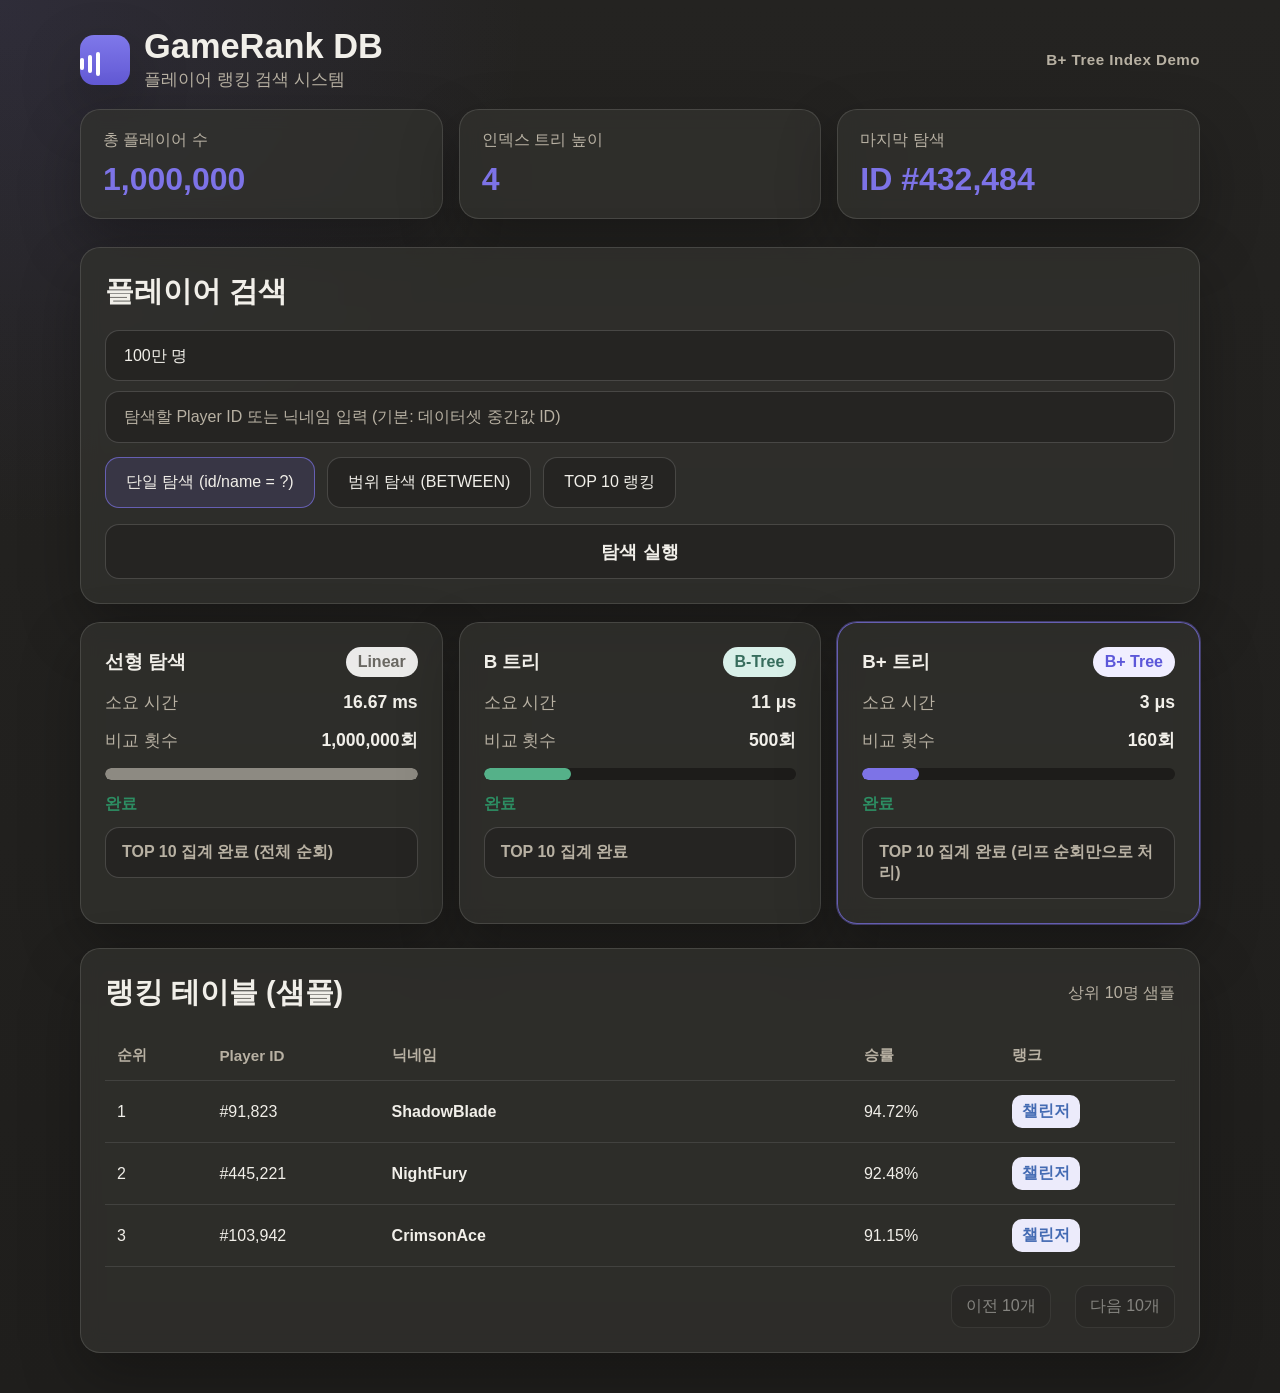
<file: web/index.html>
<!DOCTYPE html>
<html lang="ko">
  <head>
    <meta charset="UTF-8" />
    <meta name="viewport" content="width=device-width, initial-scale=1.0" />
    <title>GameRank DB Demo</title>
    <link rel="stylesheet" href="./css/styles.css?v=6" />
  </head>
  <body>
    <div class="page-shell">
      <header class="topbar">
        <div class="brand">
          <div class="brand-mark" aria-hidden="true">
            <span></span>
            <span></span>
            <span></span>
          </div>
          <div>
            <h1>GameRank DB</h1>
            <p>플레이어 랭킹 검색 시스템</p>
          </div>
        </div>
        <p class="eyebrow">B+ Tree Index Demo</p>
      </header>

      <section class="hero-grid">
        <article class="stat-card">
          <p>총 플레이어 수</p>
          <strong id="player-count">1,000,000</strong>
        </article>
        <article class="stat-card">
          <p>인덱스 트리 높이</p>
          <strong id="tree-height">4</strong>
        </article>
        <article class="stat-card">
          <p>마지막 탐색</p>
          <strong id="last-search">ID #432,484</strong>
        </article>
      </section>

      <section class="panel controls">
        <div class="section-head">
          <h2>플레이어 검색</h2>
        </div>

        <div class="control-row">
          <div class="control-right">
            <label class="select-wrap">
              <select id="dataset-size">
                <option value="100000">10만 명</option>
                <option value="500000">50만 명</option>
                <option value="1000000" selected>100만 명</option>
                <option value="5000000">500만 명</option>
              </select>
            </label>

            <div class="id-input-wrap" id="id-input-wrap">
              <input
                type="text"
                id="target-id"
                class="id-input"
                placeholder="탐색할 Player ID 또는 닉네임 입력 (기본: 데이터셋 중간값 ID)"
              />
            </div>

            <div class="range-input-wrap" id="range-input-wrap">
              <input
                type="number"
                id="range-lo"
                class="id-input"
                placeholder="시작 ID (기본: 1)"
                min="1"
              />
              <input
                type="number"
                id="range-hi"
                class="id-input"
                placeholder="끝 ID (기본: 데이터셋 1%)"
                min="1"
              />
            </div>
          </div>
        </div>

        <div class="mode-tabs" id="mode-tabs">
          <button class="mode-tab active" data-mode="single">단일 탐색 (id/name = ?)</button>
          <button class="mode-tab" data-mode="range">범위 탐색 (BETWEEN)</button>
          <button class="mode-tab" data-mode="top10">TOP 10 랭킹</button>
        </div>

        <button class="run-btn" id="run-search">탐색 실행</button>
      </section>

      <section class="results-grid">
        <article class="panel result-card linear">
          <div class="card-head">
            <h3>선형 탐색</h3>
            <span class="pill">Linear</span>
          </div>
          <div class="metric-row">
            <span>소요 시간</span>
            <strong id="linear-time">16.67 ms</strong>
          </div>
          <div class="metric-row">
            <span>비교 횟수</span>
            <strong id="linear-ops">1,000,000회</strong>
          </div>
          <div class="progress-track"><span id="linear-bar"></span></div>
          <p class="status done">완료</p>
          <p class="caption" id="linear-caption">TOP 10 집계 완료 (전체 순회)</p>
        </article>

        <article class="panel result-card btree">
          <div class="card-head">
            <h3>B 트리</h3>
            <span class="pill mint">B-Tree</span>
          </div>
          <div class="metric-row">
            <span>소요 시간</span>
            <strong id="btree-time">11 μs</strong>
          </div>
          <div class="metric-row">
            <span>비교 횟수</span>
            <strong id="btree-ops">500회</strong>
          </div>
          <div class="progress-track"><span id="btree-bar"></span></div>
          <p class="status done">완료</p>
          <p class="caption" id="btree-caption">TOP 10 집계 완료</p>
        </article>

        <article class="panel result-card bptree highlight">
          <div class="card-head">
            <h3>B+ 트리</h3>
            <span class="pill violet">B+ Tree</span>
          </div>
          <div class="metric-row">
            <span>소요 시간</span>
            <strong id="bptree-time">3 μs</strong>
          </div>
          <div class="metric-row">
            <span>비교 횟수</span>
            <strong id="bptree-ops">160회</strong>
          </div>
          <div class="progress-track"><span id="bptree-bar"></span></div>
          <p class="status done">완료</p>
          <p class="caption" id="bptree-caption">TOP 10 집계 완료 (리프 순회만으로 처리)</p>
        </article>
      </section>

      <section class="panel table-panel">
        <div class="section-head">
          <h2>랭킹 테이블 (샘플)</h2>
          <p id="table-subtitle">상위 10명 샘플</p>
        </div>
        <div class="table-wrap">
          <table>
            <thead>
              <tr>
                <th>순위</th>
                <th>Player ID</th>
                <th>닉네임</th>
                <th>승률</th>
                <th>랭크</th>
              </tr>
            </thead>
            <tbody id="ranking-body"></tbody>
          </table>
        </div>
        <div class="table-pagination" id="table-pagination" hidden>
          <button class="page-btn" id="page-prev" type="button">이전 10개</button>
          <p id="page-info">1 / 1 페이지</p>
          <button class="page-btn" id="page-next" type="button">다음 10개</button>
        </div>
      </section>
    </div>

    <script src="./js/app.js?v=7"></script>
  </body>
</html>
</file>
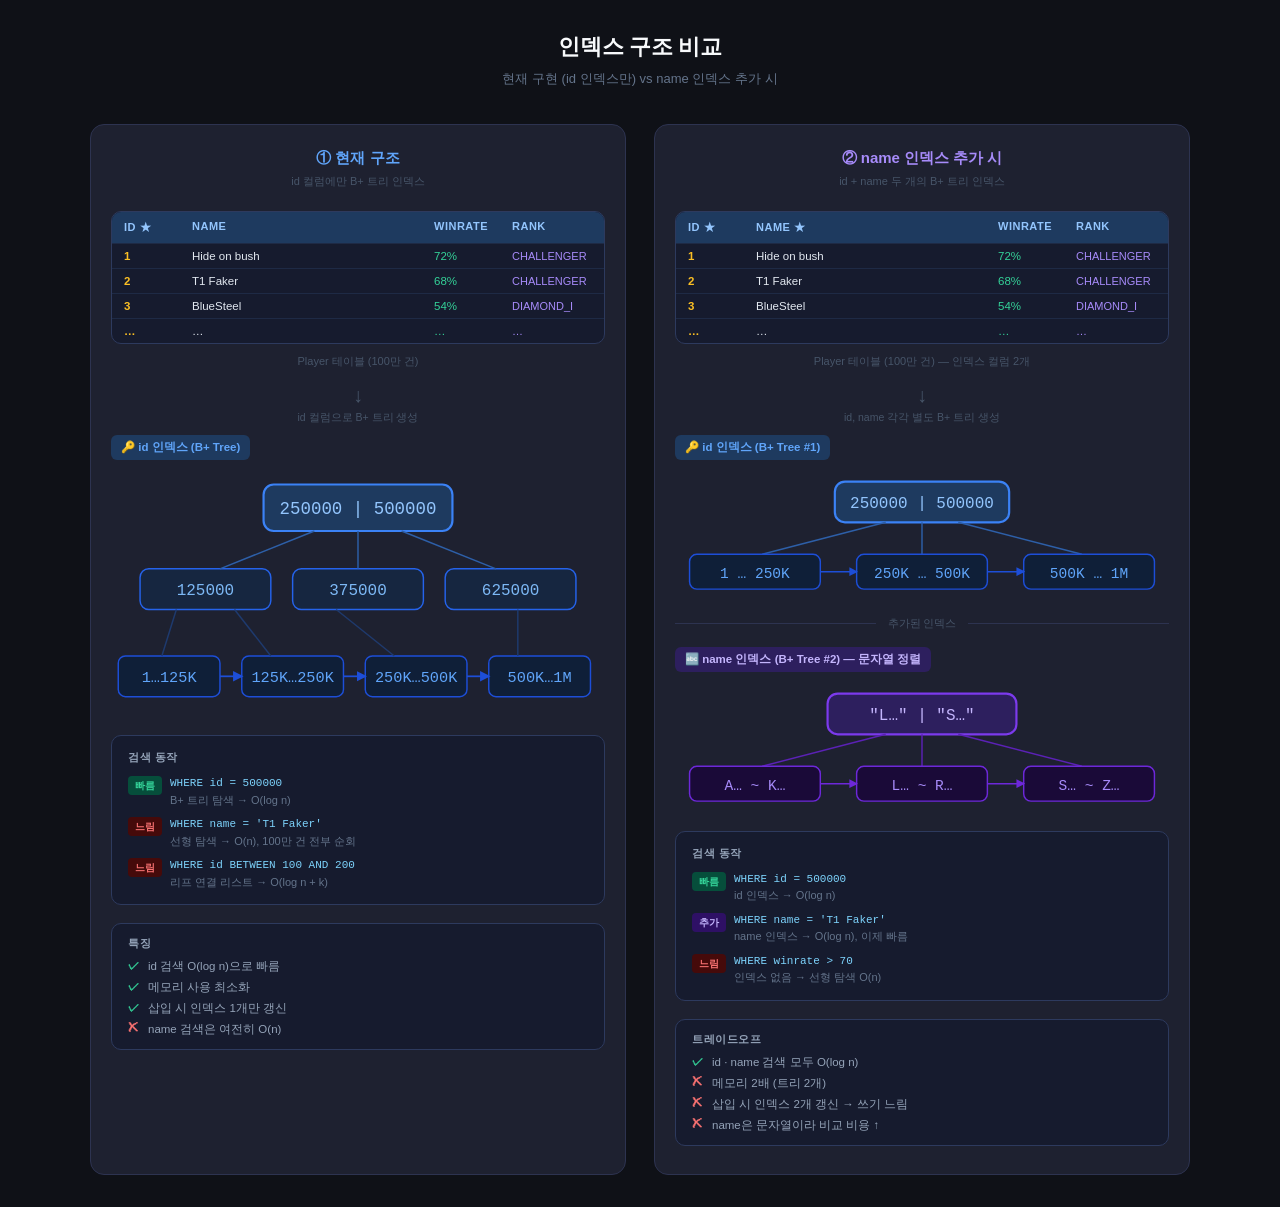
<file: index_compare.html>
<!DOCTYPE html>
<html lang="ko">
<head>
<meta charset="UTF-8">
<title>인덱스 구조 비교</title>
<style>
  * { box-sizing: border-box; margin: 0; padding: 0; }
  body {
    font-family: 'Segoe UI', 'Apple SD Gothic Neo', sans-serif;
    background: #0f1117;
    color: #e2e8f0;
    padding: 32px 24px;
    min-height: 100vh;
  }
  h1 {
    text-align: center;
    font-size: 22px;
    font-weight: 700;
    color: #f8fafc;
    margin-bottom: 8px;
    letter-spacing: -0.3px;
  }
  .subtitle {
    text-align: center;
    font-size: 13px;
    color: #64748b;
    margin-bottom: 36px;
  }

  .compare-wrap {
    display: flex;
    gap: 28px;
    max-width: 1100px;
    margin: 0 auto;
  }

  .panel {
    flex: 1;
    background: #1e2130;
    border-radius: 14px;
    padding: 24px 20px 28px;
    border: 1px solid #2d3350;
  }
  .panel-title {
    text-align: center;
    font-size: 15px;
    font-weight: 700;
    margin-bottom: 6px;
  }
  .panel-title.current { color: #60a5fa; }
  .panel-title.extended { color: #a78bfa; }
  .panel-sub {
    text-align: center;
    font-size: 11px;
    color: #475569;
    margin-bottom: 22px;
  }

  /* ── 테이블 ── */
  .table-box {
    background: #161b2e;
    border: 1px solid #2d3a5e;
    border-radius: 10px;
    overflow: hidden;
    margin-bottom: 10px;
  }
  .table-header {
    background: #1e3a5f;
    display: grid;
    font-size: 11px;
    font-weight: 700;
    color: #93c5fd;
    padding: 8px 12px;
    letter-spacing: 0.5px;
    text-transform: uppercase;
  }
  .cols-4 { grid-template-columns: 60px 1fr 70px 80px; gap: 8px; }
  .table-row {
    display: grid;
    font-size: 11.5px;
    padding: 6px 12px;
    border-top: 1px solid #1e2a45;
    transition: background .15s;
  }
  .table-row:hover { background: #1a2540; }
  .table-row .id-col { color: #fbbf24; font-weight: 700; }
  .table-row .name-col { color: #e2e8f0; }
  .table-row .wr-col { color: #34d399; }
  .table-row .rank-col { color: #a78bfa; font-size: 11px; }
  .table-label {
    font-size: 11px;
    color: #475569;
    text-align: center;
    margin-bottom: 16px;
    margin-top: 4px;
  }

  /* ── 화살표 ── */
  .arrow {
    text-align: center;
    font-size: 20px;
    color: #475569;
    margin: 4px 0 6px;
    line-height: 1;
  }
  .arrow-label {
    text-align: center;
    font-size: 10.5px;
    color: #475569;
    margin-bottom: 10px;
  }

  /* ── 인덱스 트리 ── */
  .tree-section {
    margin-bottom: 16px;
  }
  .tree-title {
    font-size: 11.5px;
    font-weight: 700;
    padding: 5px 10px;
    border-radius: 6px;
    margin-bottom: 10px;
    display: inline-block;
  }
  .tree-title.id-index { background: #1e3a5f; color: #60a5fa; }
  .tree-title.name-index { background: #2d1f5e; color: #c4b5fd; }

  .tree-wrap { width: 100%; }
  svg.tree-svg { width: 100%; display: block; }

  /* ── 검색 예시 ── */
  .search-box {
    background: #161b2e;
    border: 1px solid #2d3a5e;
    border-radius: 10px;
    padding: 14px 16px;
    margin-top: 18px;
  }
  .search-title {
    font-size: 11px;
    font-weight: 700;
    color: #94a3b8;
    text-transform: uppercase;
    letter-spacing: 0.5px;
    margin-bottom: 10px;
  }
  .search-item {
    display: flex;
    align-items: flex-start;
    gap: 8px;
    margin-bottom: 8px;
    font-size: 11.5px;
    line-height: 1.5;
  }
  .search-item:last-child { margin-bottom: 0; }
  .badge {
    font-size: 10px;
    font-weight: 700;
    padding: 2px 7px;
    border-radius: 4px;
    white-space: nowrap;
    margin-top: 1px;
    flex-shrink: 0;
  }
  .badge-fast { background: #064e3b; color: #34d399; }
  .badge-slow { background: #450a0a; color: #f87171; }
  .badge-new  { background: #2e1065; color: #c4b5fd; }
  .search-sql { font-family: monospace; font-size: 11px; color: #7dd3fc; }
  .search-desc { color: #64748b; font-size: 11px; }

  /* ── 트레이드오프 ── */
  .tradeoff {
    margin-top: 18px;
    background: #161b2e;
    border: 1px solid #2d3a5e;
    border-radius: 10px;
    padding: 12px 16px;
  }
  .tradeoff-title {
    font-size: 11px;
    font-weight: 700;
    color: #94a3b8;
    text-transform: uppercase;
    letter-spacing: 0.5px;
    margin-bottom: 8px;
  }
  .tradeoff-row {
    display: flex;
    gap: 8px;
    margin-bottom: 6px;
    font-size: 11.5px;
    align-items: flex-start;
  }
  .tradeoff-row:last-child { margin-bottom: 0; }
  .dot-green::before { content: '✓'; color: #34d399; font-weight: 700; }
  .dot-red::before   { content: '✗'; color: #f87171; font-weight: 700; }
  .tradeoff-row span { color: #94a3b8; }

  .divider {
    display: flex;
    align-items: center;
    gap: 12px;
    margin: 8px 0 16px;
  }
  .divider-line { flex: 1; height: 1px; background: #2d3350; }
  .divider-text { font-size: 10.5px; color: #475569; white-space: nowrap; }

  @media (max-width: 700px) {
    .compare-wrap { flex-direction: column; }
  }
</style>
</head>
<body>

<h1>인덱스 구조 비교</h1>
<p class="subtitle">현재 구현 (id 인덱스만) vs name 인덱스 추가 시</p>

<div class="compare-wrap">

  <!-- ────────────── 왼쪽: 현재 구조 ────────────── -->
  <div class="panel">
    <div class="panel-title current">① 현재 구조</div>
    <div class="panel-sub">id 컬럼에만 B+ 트리 인덱스</div>

    <!-- 테이블 -->
    <div class="table-box">
      <div class="table-header cols-4">
        <span>id ★</span><span>name</span><span>winrate</span><span>rank</span>
      </div>
      <div class="table-row cols-4">
        <span class="id-col">1</span><span class="name-col">Hide on bush</span><span class="wr-col">72%</span><span class="rank-col">CHALLENGER</span>
      </div>
      <div class="table-row cols-4">
        <span class="id-col">2</span><span class="name-col">T1 Faker</span><span class="wr-col">68%</span><span class="rank-col">CHALLENGER</span>
      </div>
      <div class="table-row cols-4">
        <span class="id-col">3</span><span class="name-col">BlueSteel</span><span class="wr-col">54%</span><span class="rank-col">DIAMOND_I</span>
      </div>
      <div class="table-row cols-4">
        <span class="id-col">…</span><span class="name-col">…</span><span class="wr-col">…</span><span class="rank-col">…</span>
      </div>
    </div>
    <div class="table-label">Player 테이블 (100만 건)</div>

    <div class="arrow">↓</div>
    <div class="arrow-label">id 컬럼으로 B+ 트리 생성</div>

    <!-- id 인덱스 트리 -->
    <div class="tree-section">
      <div class="tree-title id-index">🔑 id 인덱스 (B+ Tree)</div>
      <div class="tree-wrap">
        <svg class="tree-svg" viewBox="0 0 340 170" xmlns="http://www.w3.org/2000/svg">
          <!-- 루트 -->
          <rect x="105" y="10" width="130" height="32" rx="7" fill="#1e3a5f" stroke="#3b82f6" stroke-width="1.5"/>
          <text x="170" y="30" text-anchor="middle" fill="#93c5fd" font-size="12" font-family="monospace">250000 | 500000</text>

          <!-- 내부 노드 -->
          <rect x="20" y="68" width="90" height="28" rx="6" fill="#162640" stroke="#2563eb" stroke-width="1"/>
          <text x="65" y="86" text-anchor="middle" fill="#7db8f5" font-size="11" font-family="monospace">125000</text>

          <rect x="125" y="68" width="90" height="28" rx="6" fill="#162640" stroke="#2563eb" stroke-width="1"/>
          <text x="170" y="86" text-anchor="middle" fill="#7db8f5" font-size="11" font-family="monospace">375000</text>

          <rect x="230" y="68" width="90" height="28" rx="6" fill="#162640" stroke="#2563eb" stroke-width="1"/>
          <text x="275" y="86" text-anchor="middle" fill="#7db8f5" font-size="11" font-family="monospace">625000</text>

          <!-- 선 루트→내부 -->
          <line x1="140" y1="42" x2="75" y2="68" stroke="#2d5fa8" stroke-width="1"/>
          <line x1="170" y1="42" x2="170" y2="68" stroke="#2d5fa8" stroke-width="1"/>
          <line x1="200" y1="42" x2="265" y2="68" stroke="#2d5fa8" stroke-width="1"/>

          <!-- 리프 노드 (연결 리스트) -->
          <rect x="5"   y="128" width="70" height="28" rx="5" fill="#0f1f38" stroke="#1d4ed8" stroke-width="1"/>
          <text x="40"  y="146" text-anchor="middle" fill="#60a5fa" font-size="10.5" font-family="monospace">1…125K</text>

          <rect x="90"  y="128" width="70" height="28" rx="5" fill="#0f1f38" stroke="#1d4ed8" stroke-width="1"/>
          <text x="125" y="146" text-anchor="middle" fill="#60a5fa" font-size="10.5" font-family="monospace">125K…250K</text>

          <rect x="175" y="128" width="70" height="28" rx="5" fill="#0f1f38" stroke="#1d4ed8" stroke-width="1"/>
          <text x="210" y="146" text-anchor="middle" fill="#60a5fa" font-size="10.5" font-family="monospace">250K…500K</text>

          <rect x="260" y="128" width="70" height="28" rx="5" fill="#0f1f38" stroke="#1d4ed8" stroke-width="1"/>
          <text x="295" y="146" text-anchor="middle" fill="#60a5fa" font-size="10.5" font-family="monospace">500K…1M</text>

          <!-- 리프 연결 화살표 -->
          <line x1="75"  y1="142" x2="90"  y2="142" stroke="#1d4ed8" stroke-width="1.2" marker-end="url(#arr)"/>
          <line x1="160" y1="142" x2="175" y2="142" stroke="#1d4ed8" stroke-width="1.2" marker-end="url(#arr)"/>
          <line x1="245" y1="142" x2="260" y2="142" stroke="#1d4ed8" stroke-width="1.2" marker-end="url(#arr)"/>

          <!-- 내부→리프 선 -->
          <line x1="45"  y1="96" x2="35"  y2="128" stroke="#1e3a6e" stroke-width="1"/>
          <line x1="85"  y1="96" x2="110" y2="128" stroke="#1e3a6e" stroke-width="1"/>
          <line x1="155" y1="96" x2="195" y2="128" stroke="#1e3a6e" stroke-width="1"/>
          <line x1="280" y1="96" x2="280" y2="128" stroke="#1e3a6e" stroke-width="1"/>

          <defs>
            <marker id="arr" markerWidth="6" markerHeight="6" refX="5" refY="3" orient="auto">
              <path d="M0,0 L0,6 L6,3 z" fill="#1d4ed8"/>
            </marker>
          </defs>
        </svg>
      </div>
    </div>

    <!-- 검색 예시 -->
    <div class="search-box">
      <div class="search-title">검색 동작</div>
      <div class="search-item">
        <span class="badge badge-fast">빠름</span>
        <div>
          <div class="search-sql">WHERE id = 500000</div>
          <div class="search-desc">B+ 트리 탐색 → O(log n)</div>
        </div>
      </div>
      <div class="search-item">
        <span class="badge badge-slow">느림</span>
        <div>
          <div class="search-sql">WHERE name = 'T1 Faker'</div>
          <div class="search-desc">선형 탐색 → O(n), 100만 건 전부 순회</div>
        </div>
      </div>
      <div class="search-item">
        <span class="badge badge-slow">느림</span>
        <div>
          <div class="search-sql">WHERE id BETWEEN 100 AND 200</div>
          <div class="search-desc">리프 연결 리스트 → O(log n + k)</div>
        </div>
      </div>
    </div>

    <div class="tradeoff">
      <div class="tradeoff-title">특징</div>
      <div class="tradeoff-row dot-green"><span>id 검색 O(log n)으로 빠름</span></div>
      <div class="tradeoff-row dot-green"><span>메모리 사용 최소화</span></div>
      <div class="tradeoff-row dot-green"><span>삽입 시 인덱스 1개만 갱신</span></div>
      <div class="tradeoff-row dot-red"><span>name 검색은 여전히 O(n)</span></div>
    </div>
  </div>


  <!-- ────────────── 오른쪽: name 인덱스 추가 ────────────── -->
  <div class="panel">
    <div class="panel-title extended">② name 인덱스 추가 시</div>
    <div class="panel-sub">id + name 두 개의 B+ 트리 인덱스</div>

    <!-- 테이블 -->
    <div class="table-box">
      <div class="table-header cols-4">
        <span>id ★</span><span>name ★</span><span>winrate</span><span>rank</span>
      </div>
      <div class="table-row cols-4">
        <span class="id-col">1</span><span class="name-col">Hide on bush</span><span class="wr-col">72%</span><span class="rank-col">CHALLENGER</span>
      </div>
      <div class="table-row cols-4">
        <span class="id-col">2</span><span class="name-col">T1 Faker</span><span class="wr-col">68%</span><span class="rank-col">CHALLENGER</span>
      </div>
      <div class="table-row cols-4">
        <span class="id-col">3</span><span class="name-col">BlueSteel</span><span class="wr-col">54%</span><span class="rank-col">DIAMOND_I</span>
      </div>
      <div class="table-row cols-4">
        <span class="id-col">…</span><span class="name-col">…</span><span class="wr-col">…</span><span class="rank-col">…</span>
      </div>
    </div>
    <div class="table-label">Player 테이블 (100만 건) — 인덱스 컬럼 2개</div>

    <div class="arrow">↓</div>
    <div class="arrow-label">id, name 각각 별도 B+ 트리 생성</div>

    <!-- id 인덱스 -->
    <div class="tree-section">
      <div class="tree-title id-index">🔑 id 인덱스 (B+ Tree #1)</div>
      <div class="tree-wrap">
        <svg class="tree-svg" viewBox="0 0 340 90" xmlns="http://www.w3.org/2000/svg">
          <rect x="110" y="8" width="120" height="28" rx="7" fill="#1e3a5f" stroke="#3b82f6" stroke-width="1.5"/>
          <text x="170" y="26" text-anchor="middle" fill="#93c5fd" font-size="11" font-family="monospace">250000 | 500000</text>
          <line x1="145" y1="36" x2="60" y2="58" stroke="#2d5fa8" stroke-width="1"/>
          <line x1="170" y1="36" x2="170" y2="58" stroke="#2d5fa8" stroke-width="1"/>
          <line x1="195" y1="36" x2="280" y2="58" stroke="#2d5fa8" stroke-width="1"/>
          <rect x="10"  y="58" width="90" height="24" rx="5" fill="#0f1f38" stroke="#1d4ed8" stroke-width="1"/>
          <text x="55"  y="74" text-anchor="middle" fill="#60a5fa" font-size="10" font-family="monospace">1 … 250K</text>
          <rect x="125" y="58" width="90" height="24" rx="5" fill="#0f1f38" stroke="#1d4ed8" stroke-width="1"/>
          <text x="170" y="74" text-anchor="middle" fill="#60a5fa" font-size="10" font-family="monospace">250K … 500K</text>
          <rect x="240" y="58" width="90" height="24" rx="5" fill="#0f1f38" stroke="#1d4ed8" stroke-width="1"/>
          <text x="285" y="74" text-anchor="middle" fill="#60a5fa" font-size="10" font-family="monospace">500K … 1M</text>
          <line x1="100" y1="70" x2="125" y2="70" stroke="#1d4ed8" stroke-width="1" marker-end="url(#arr2)"/>
          <line x1="215" y1="70" x2="240" y2="70" stroke="#1d4ed8" stroke-width="1" marker-end="url(#arr2)"/>
          <defs>
            <marker id="arr2" markerWidth="6" markerHeight="6" refX="5" refY="3" orient="auto">
              <path d="M0,0 L0,6 L6,3 z" fill="#1d4ed8"/>
            </marker>
          </defs>
        </svg>
      </div>
    </div>

    <div class="divider">
      <div class="divider-line"></div>
      <div class="divider-text">추가된 인덱스</div>
      <div class="divider-line"></div>
    </div>

    <!-- name 인덱스 -->
    <div class="tree-section">
      <div class="tree-title name-index">🔤 name 인덱스 (B+ Tree #2) — 문자열 정렬</div>
      <div class="tree-wrap">
        <svg class="tree-svg" viewBox="0 0 340 90" xmlns="http://www.w3.org/2000/svg">
          <rect x="105" y="8" width="130" height="28" rx="7" fill="#2d1f5e" stroke="#7c3aed" stroke-width="1.5"/>
          <text x="170" y="26" text-anchor="middle" fill="#c4b5fd" font-size="11" font-family="monospace">"L…" | "S…"</text>
          <line x1="145" y1="36" x2="60"  y2="58" stroke="#5b21b6" stroke-width="1"/>
          <line x1="170" y1="36" x2="170" y2="58" stroke="#5b21b6" stroke-width="1"/>
          <line x1="195" y1="36" x2="280" y2="58" stroke="#5b21b6" stroke-width="1"/>
          <rect x="10"  y="58" width="90" height="24" rx="5" fill="#1a0a38" stroke="#6d28d9" stroke-width="1"/>
          <text x="55"  y="74" text-anchor="middle" fill="#a78bfa" font-size="10" font-family="monospace">A… ~ K…</text>
          <rect x="125" y="58" width="90" height="24" rx="5" fill="#1a0a38" stroke="#6d28d9" stroke-width="1"/>
          <text x="170" y="74" text-anchor="middle" fill="#a78bfa" font-size="10" font-family="monospace">L… ~ R…</text>
          <rect x="240" y="58" width="90" height="24" rx="5" fill="#1a0a38" stroke="#6d28d9" stroke-width="1"/>
          <text x="285" y="74" text-anchor="middle" fill="#a78bfa" font-size="10" font-family="monospace">S… ~ Z…</text>
          <line x1="100" y1="70" x2="125" y2="70" stroke="#6d28d9" stroke-width="1" marker-end="url(#arr3)"/>
          <line x1="215" y1="70" x2="240" y2="70" stroke="#6d28d9" stroke-width="1" marker-end="url(#arr3)"/>
          <defs>
            <marker id="arr3" markerWidth="6" markerHeight="6" refX="5" refY="3" orient="auto">
              <path d="M0,0 L0,6 L6,3 z" fill="#6d28d9"/>
            </marker>
          </defs>
        </svg>
      </div>
    </div>

    <!-- 검색 예시 -->
    <div class="search-box">
      <div class="search-title">검색 동작</div>
      <div class="search-item">
        <span class="badge badge-fast">빠름</span>
        <div>
          <div class="search-sql">WHERE id = 500000</div>
          <div class="search-desc">id 인덱스 → O(log n)</div>
        </div>
      </div>
      <div class="search-item">
        <span class="badge badge-new">추가</span>
        <div>
          <div class="search-sql">WHERE name = 'T1 Faker'</div>
          <div class="search-desc">name 인덱스 → O(log n), 이제 빠름</div>
        </div>
      </div>
      <div class="search-item">
        <span class="badge badge-slow">느림</span>
        <div>
          <div class="search-sql">WHERE winrate > 70</div>
          <div class="search-desc">인덱스 없음 → 선형 탐색 O(n)</div>
        </div>
      </div>
    </div>

    <div class="tradeoff">
      <div class="tradeoff-title">트레이드오프</div>
      <div class="tradeoff-row dot-green"><span>id · name 검색 모두 O(log n)</span></div>
      <div class="tradeoff-row dot-red"><span>메모리 2배 (트리 2개)</span></div>
      <div class="tradeoff-row dot-red"><span>삽입 시 인덱스 2개 갱신 → 쓰기 느림</span></div>
      <div class="tradeoff-row dot-red"><span>name은 문자열이라 비교 비용 ↑</span></div>
    </div>
  </div>

</div>

</body>
</html>
</file>
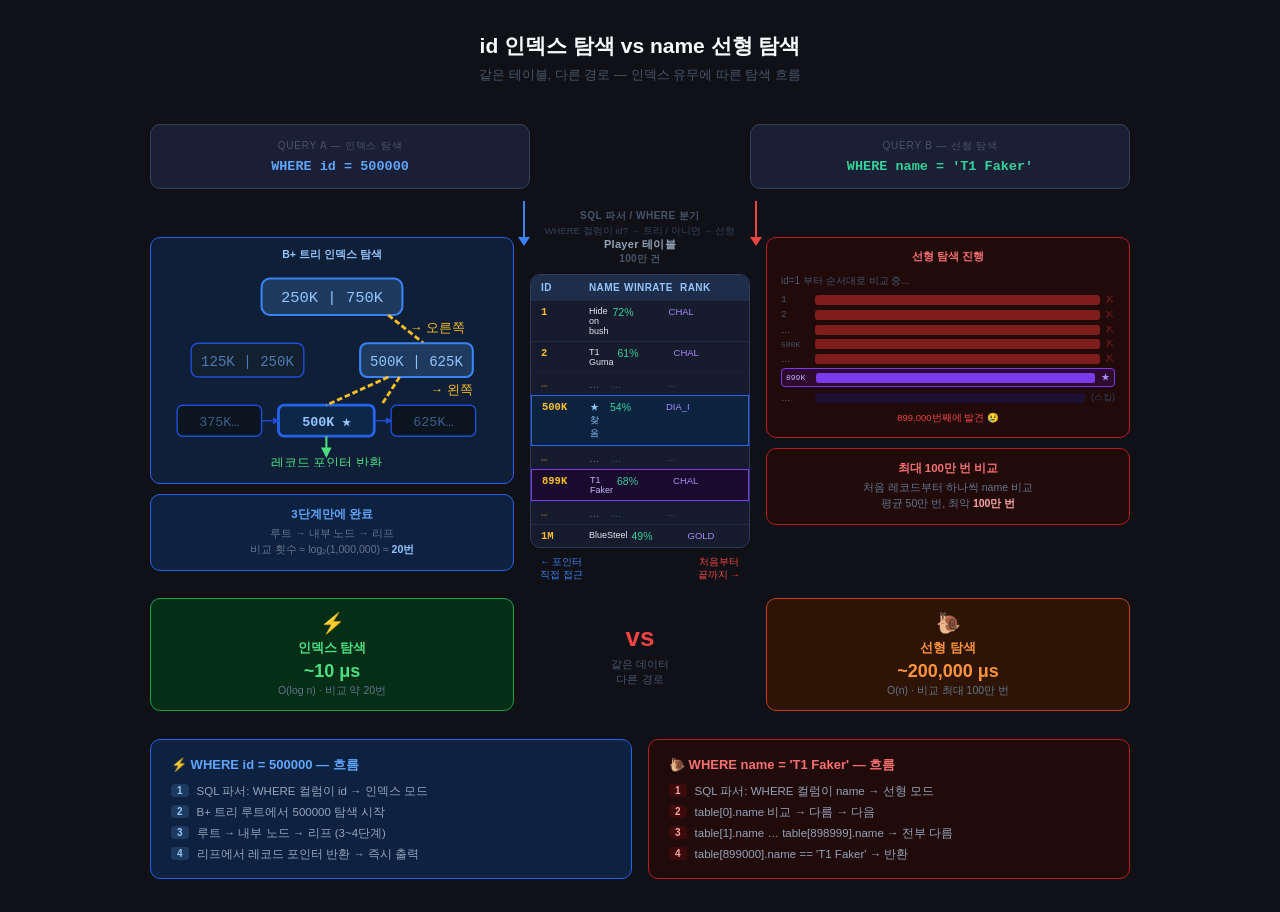
<file: search_flow.html>
<!DOCTYPE html>
<html lang="ko">
<head>
<meta charset="UTF-8">
<title>탐색 흐름 비교</title>
<style>
  * { box-sizing: border-box; margin: 0; padding: 0; }
  body {
    font-family: 'Segoe UI', 'Apple SD Gothic Neo', sans-serif;
    background: #0f1117;
    color: #e2e8f0;
    padding: 32px 24px;
    min-height: 100vh;
  }
  h1 {
    text-align: center;
    font-size: 21px;
    font-weight: 700;
    color: #f8fafc;
    margin-bottom: 6px;
  }
  .subtitle {
    text-align: center;
    font-size: 13px;
    color: #475569;
    margin-bottom: 40px;
  }

  .layout {
    display: grid;
    grid-template-columns: 1fr 220px 1fr;
    grid-template-rows: auto auto auto auto auto;
    gap: 0;
    max-width: 980px;
    margin: 0 auto;
    align-items: start;
  }

  /* ── SQL 입력 박스 ── */
  .sql-box {
    background: #1a1f35;
    border: 1.5px solid #334155;
    border-radius: 10px;
    padding: 14px 18px;
    text-align: center;
  }
  .sql-label {
    font-size: 10px;
    color: #475569;
    text-transform: uppercase;
    letter-spacing: 0.8px;
    margin-bottom: 6px;
  }
  .sql-code {
    font-family: monospace;
    font-size: 13.5px;
    font-weight: 700;
  }
  .sql-code.blue  { color: #60a5fa; }
  .sql-code.green { color: #34d399; }

  /* ── 중앙 테이블 영역 ── */
  .center-col {
    display: flex;
    flex-direction: column;
    align-items: center;
    padding-top: 0;
  }

  .table-label-top {
    font-size: 11px;
    font-weight: 700;
    color: #94a3b8;
    text-align: center;
    margin-bottom: 8px;
    letter-spacing: 0.3px;
  }

  .player-table {
    width: 100%;
    background: #161b2e;
    border: 1.5px solid #2d3a5e;
    border-radius: 10px;
    overflow: hidden;
  }
  .pt-header {
    display: grid;
    grid-template-columns: 44px 1fr 52px 72px;
    background: #1e2d4a;
    padding: 7px 10px;
    font-size: 10px;
    font-weight: 700;
    color: #93c5fd;
    letter-spacing: 0.4px;
    text-transform: uppercase;
    gap: 4px;
  }
  .pt-row {
    display: grid;
    grid-template-columns: 44px 1fr 52px 72px;
    padding: 5px 10px;
    font-size: 10.5px;
    border-top: 1px solid #1e2a45;
    gap: 4px;
  }
  .pt-row .c-id   { color: #fbbf24; font-weight: 700; font-family: monospace; }
  .pt-row .c-name { color: #e2e8f0; }
  .pt-row .c-wr   { color: #34d399; }
  .pt-row .c-rank { color: #a78bfa; font-size: 9.5px; }
  .pt-row.hl-id   { background: #0c2340; }
  .pt-row.hl-name { background: #1a0a2e; }

  /* ── 화살표/연결선 ── */
  .connector {
    display: flex;
    align-items: center;
    justify-content: center;
    position: relative;
  }
  .arr-right {
    display: flex;
    align-items: center;
    gap: 0;
    width: 100%;
  }
  .arr-line {
    flex: 1;
    height: 2px;
  }
  .arr-line.blue  { background: #3b82f6; }
  .arr-line.red   { background: #ef4444; }
  .arr-head {
    width: 0; height: 0;
    border-top: 6px solid transparent;
    border-bottom: 6px solid transparent;
  }
  .arr-head.blue  { border-left: 9px solid #3b82f6; }
  .arr-head.red   { border-left: 9px solid #ef4444; }

  .arr-left {
    display: flex;
    align-items: center;
    gap: 0;
    width: 100%;
    flex-direction: row-reverse;
  }
  .arr-head-left {
    width: 0; height: 0;
    border-top: 6px solid transparent;
    border-bottom: 6px solid transparent;
  }
  .arr-head-left.blue  { border-right: 9px solid #3b82f6; }
  .arr-head-left.red   { border-right: 9px solid #ef4444; }

  .arr-label {
    position: absolute;
    top: -16px;
    left: 50%;
    transform: translateX(-50%);
    font-size: 10px;
    white-space: nowrap;
    font-weight: 600;
    padding: 2px 6px;
    border-radius: 4px;
  }
  .arr-label.blue  { color: #93c5fd; background: #0f2040; }
  .arr-label.red   { color: #fca5a5; background: #2d0a0a; }

  .arr-down {
    display: flex;
    flex-direction: column;
    align-items: center;
    width: 100%;
    margin: 6px 0;
  }
  .arr-down-line {
    width: 2px;
    height: 28px;
  }
  .arr-down-line.blue { background: #3b82f6; }
  .arr-down-line.red  { background: #ef4444; }
  .arr-down-line.gray { background: #334155; }

  .arr-down-head {
    width: 0; height: 0;
    border-left: 6px solid transparent;
    border-right: 6px solid transparent;
  }
  .arr-down-head.blue { border-top: 9px solid #3b82f6; }
  .arr-down-head.red  { border-top: 9px solid #ef4444; }
  .arr-down-head.gray { border-top: 9px solid #334155; }

  /* ── 처리 박스 ── */
  .process-box {
    border-radius: 10px;
    padding: 12px 16px;
    text-align: center;
  }
  .process-box.blue-box {
    background: #0d2240;
    border: 1.5px solid #2563eb;
  }
  .process-box.red-box {
    background: #200a0a;
    border: 1.5px solid #b91c1c;
  }
  .process-box .pb-title {
    font-size: 11.5px;
    font-weight: 700;
    margin-bottom: 4px;
  }
  .blue-box .pb-title { color: #60a5fa; }
  .red-box  .pb-title { color: #f87171; }
  .process-box .pb-desc {
    font-size: 10.5px;
    color: #64748b;
    line-height: 1.5;
  }

  /* ── B+ 트리 ── */
  .tree-box {
    background: #0f1f38;
    border: 1.5px solid #2563eb;
    border-radius: 10px;
    padding: 10px 12px 12px;
  }
  .tree-box-title {
    font-size: 10.5px;
    font-weight: 700;
    color: #93c5fd;
    text-align: center;
    margin-bottom: 8px;
  }

  /* ── 결과 박스 ── */
  .result-box {
    border-radius: 10px;
    padding: 12px 16px;
    text-align: center;
  }
  .result-box.ok {
    background: #052e16;
    border: 1.5px solid #16a34a;
  }
  .result-box.slow {
    background: #2d1404;
    border: 1.5px solid #c2410c;
  }
  .result-box .rb-icon { font-size: 20px; margin-bottom: 4px; }
  .result-box .rb-title {
    font-size: 13px;
    font-weight: 700;
    margin-bottom: 4px;
  }
  .ok   .rb-title { color: #4ade80; }
  .slow .rb-title { color: #fb923c; }
  .result-box .rb-time {
    font-size: 18px;
    font-weight: 800;
    margin-bottom: 2px;
  }
  .ok   .rb-time { color: #4ade80; }
  .slow .rb-time { color: #fb923c; }
  .result-box .rb-sub {
    font-size: 10.5px;
    color: #64748b;
  }

  /* ── 선형 탐색 시각화 ── */
  .linear-viz {
    display: flex;
    flex-direction: column;
    gap: 3px;
    margin-top: 6px;
  }
  .lv-row {
    display: flex;
    align-items: center;
    gap: 6px;
    font-size: 10px;
  }
  .lv-bar {
    height: 12px;
    border-radius: 3px;
    background: #1e1033;
    flex: 1;
    position: relative;
    overflow: hidden;
  }
  .lv-fill {
    position: absolute;
    top: 0; left: 0;
    height: 100%;
    background: #7c3aed;
    border-radius: 3px;
  }
  .lv-fill.scanning {
    animation: scan 2s ease-in-out infinite;
  }
  @keyframes scan {
    0%   { width: 0%; }
    80%  { width: 100%; }
    100% { width: 100%; }
  }
  .lv-label { color: #475569; white-space: nowrap; }

  /* ── B+ 트리 탐색 시각화 ── */
  .bptree-viz { width: 100%; }

  /* ── 행 간격 ── */
  .row-spacer { height: 18px; }
  .connector-row {
    display: contents;
  }

  /* 비교 요약 */
  .summary {
    max-width: 980px;
    margin: 28px auto 0;
    display: grid;
    grid-template-columns: 1fr 1fr;
    gap: 16px;
  }
  .sum-box {
    border-radius: 10px;
    padding: 16px 20px;
  }
  .sum-box.blue-sum { background: #0d2240; border: 1px solid #2563eb; }
  .sum-box.red-sum  { background: #200a0a; border: 1px solid #b91c1c; }
  .sum-title {
    font-size: 13px;
    font-weight: 700;
    margin-bottom: 10px;
  }
  .blue-sum .sum-title { color: #60a5fa; }
  .red-sum  .sum-title { color: #f87171; }
  .sum-row {
    display: flex;
    gap: 8px;
    font-size: 11.5px;
    margin-bottom: 6px;
    align-items: flex-start;
    color: #94a3b8;
  }
  .sum-row:last-child { margin-bottom: 0; }
  .sum-step {
    background: #1e3a5f;
    color: #93c5fd;
    font-size: 10px;
    font-weight: 700;
    padding: 1px 6px;
    border-radius: 4px;
    white-space: nowrap;
    flex-shrink: 0;
  }
  .sum-step.red-step { background: #3b0a0a; color: #fca5a5; }
</style>
</head>
<body>

<h1>id 인덱스 탐색 vs name 선형 탐색</h1>
<p class="subtitle">같은 테이블, 다른 경로 — 인덱스 유무에 따른 탐색 흐름</p>

<div style="max-width:980px; margin: 0 auto;">

  <!-- ══════════════════════════════════════
       상단: SQL 쿼리 2개
  ══════════════════════════════════════ -->
  <div style="display:grid; grid-template-columns:1fr 220px 1fr; gap:0; align-items:end; margin-bottom:12px;">
    <div class="sql-box">
      <div class="sql-label">Query A — 인덱스 탐색</div>
      <div class="sql-code blue">WHERE id = 500000</div>
    </div>
    <div></div>
    <div class="sql-box">
      <div class="sql-label">Query B — 선형 탐색</div>
      <div class="sql-code green">WHERE name = 'T1 Faker'</div>
    </div>
  </div>

  <!-- ══════════════════════════════════════
       화살표 행 1 (SQL → 분기)
  ══════════════════════════════════════ -->
  <div style="display:grid; grid-template-columns:1fr 220px 1fr; gap:0; align-items:center; height:36px; margin-bottom:0;">
    <div style="display:flex; justify-content:flex-end; padding-right:0;">
      <div style="display:flex; flex-direction:column; align-items:center;">
        <div class="arr-down-line blue" style="height:36px;"></div>
        <div class="arr-down-head blue"></div>
      </div>
    </div>
    <div style="text-align:center;">
      <div style="font-size:10px; color:#475569; font-weight:600; letter-spacing:0.5px;">SQL 파서 / WHERE 분기</div>
      <div style="font-size:9.5px; color:#334155; margin-top:2px;">WHERE 컬럼이 id? → 트리 / 아니면 → 선형</div>
    </div>
    <div style="display:flex; justify-content:flex-start; padding-left:0;">
      <div style="display:flex; flex-direction:column; align-items:center;">
        <div class="arr-down-line red" style="height:36px;"></div>
        <div class="arr-down-head red"></div>
      </div>
    </div>
  </div>

  <!-- ══════════════════════════════════════
       중간: 처리 방식 + 테이블
  ══════════════════════════════════════ -->
  <div style="display:grid; grid-template-columns:1fr 220px 1fr; gap:16px; align-items:start;">

    <!-- 왼쪽: B+ 트리 경로 -->
    <div style="display:flex; flex-direction:column; gap:10px;">

      <!-- B+ 트리 노드 탐색 -->
      <div class="tree-box">
        <div class="tree-box-title">B+ 트리 인덱스 탐색</div>
        <svg viewBox="0 0 240 140" width="100%" xmlns="http://www.w3.org/2000/svg">
          <!-- 루트 -->
          <rect x="70" y="6" width="100" height="26" rx="6" fill="#1e3a5f" stroke="#3b82f6" stroke-width="1.5"/>
          <text x="120" y="23" text-anchor="middle" fill="#93c5fd" font-size="11" font-family="monospace">250K | 750K</text>

          <!-- 화살표 + 강조 (500K는 오른쪽 서브트리) -->
          <line x1="160" y1="32" x2="185" y2="52" stroke="#fbbf24" stroke-width="2" stroke-dasharray="4,2"/>

          <!-- 내부 노드들 -->
          <rect x="20" y="52" width="80" height="24" rx="5" fill="#132030" stroke="#1d4ed8" stroke-width="1"/>
          <text x="60" y="68" text-anchor="middle" fill="#4b7ab5" font-size="10" font-family="monospace">125K | 250K</text>

          <rect x="140" y="52" width="80" height="24" rx="5" fill="#1e3a5f" stroke="#3b82f6" stroke-width="1.5"/>
          <text x="180" y="68" text-anchor="middle" fill="#93c5fd" font-size="10" font-family="monospace">500K | 625K</text>

          <!-- 화살표 (500K 쪽) -->
          <line x1="168" y1="76" x2="155" y2="96" stroke="#fbbf24" stroke-width="2" stroke-dasharray="4,2"/>

          <!-- 리프들 -->
          <rect x="10"  y="96" width="60" height="22" rx="4" fill="#0a1520" stroke="#1d4ed8" stroke-width="1"/>
          <text x="40"  y="111" text-anchor="middle" fill="#3b5f8a" font-size="9.5" font-family="monospace">375K…</text>

          <rect x="82"  y="96" width="68" height="22" rx="4" fill="#0d2748" stroke="#2563eb" stroke-width="2"/>
          <text x="116" y="111" text-anchor="middle" fill="#93c5fd" font-size="9.5" font-family="monospace" font-weight="700">500K ★</text>

          <rect x="162" y="96" width="60" height="22" rx="4" fill="#0a1520" stroke="#1d4ed8" stroke-width="1"/>
          <text x="192" y="111" text-anchor="middle" fill="#3b5f8a" font-size="9.5" font-family="monospace">625K…</text>

          <!-- 리프 연결 -->
          <line x1="70"  y1="107" x2="82"  y2="107" stroke="#1d4ed8" stroke-width="1" marker-end="url(#a1)"/>
          <line x1="150" y1="107" x2="162" y2="107" stroke="#1d4ed8" stroke-width="1" marker-end="url(#a1)"/>

          <!-- 화살표 -->
          <line x1="160" y1="76" x2="116" y2="96" stroke="#fbbf24" stroke-width="2" stroke-dasharray="4,2"/>

          <!-- 탐색 경로 레이블 -->
          <text x="195" y="44" text-anchor="middle" fill="#fbbf24" font-size="9" font-family="sans-serif">→ 오른쪽</text>
          <text x="205" y="88" text-anchor="middle" fill="#fbbf24" font-size="9" font-family="sans-serif">→ 왼쪽</text>

          <!-- 결과 포인터 -->
          <line x1="116" y1="118" x2="116" y2="132" stroke="#4ade80" stroke-width="1.5" marker-end="url(#a2)"/>
          <text x="116" y="140" text-anchor="middle" fill="#4ade80" font-size="9.5">레코드 포인터 반환</text>

          <defs>
            <marker id="a1" markerWidth="5" markerHeight="5" refX="4" refY="2.5" orient="auto">
              <path d="M0,0 L0,5 L5,2.5 z" fill="#1d4ed8"/>
            </marker>
            <marker id="a2" markerWidth="5" markerHeight="5" refX="4" refY="2.5" orient="auto">
              <path d="M0,0 L0,5 L5,2.5 z" fill="#4ade80"/>
            </marker>
          </defs>
        </svg>
      </div>

      <!-- 단계 설명 -->
      <div class="process-box blue-box">
        <div class="pb-title">3단계만에 완료</div>
        <div class="pb-desc">루트 → 내부 노드 → 리프<br>비교 횟수 ≈ log₂(1,000,000) ≈ <strong style="color:#93c5fd">20번</strong></div>
      </div>
    </div>

    <!-- 중앙: Player 테이블 -->
    <div class="center-col">
      <div class="table-label-top">Player 테이블<br><span style="color:#475569; font-size:10px;">100만 건</span></div>
      <div class="player-table">
        <div class="pt-header">
          <span>id</span><span>name</span><span>winrate</span><span>rank</span>
        </div>
        <div class="pt-row">
          <span class="c-id">1</span><span class="c-name" style="font-size:9px;">Hide on bush</span><span class="c-wr">72%</span><span class="c-rank">CHAL</span>
        </div>
        <div class="pt-row">
          <span class="c-id">2</span><span class="c-name" style="font-size:9px;">T1 Guma</span><span class="c-wr">61%</span><span class="c-rank">CHAL</span>
        </div>
        <div class="pt-row" style="opacity:.4">
          <span class="c-id">…</span><span class="c-name">…</span><span class="c-wr">…</span><span class="c-rank">…</span>
        </div>
        <div class="pt-row hl-id" style="border:1px solid #2563eb;">
          <span class="c-id">500K</span><span class="c-name" style="font-size:9px;color:#93c5fd">★찾음</span><span class="c-wr">54%</span><span class="c-rank">DIA_I</span>
        </div>
        <div class="pt-row" style="opacity:.4">
          <span class="c-id">…</span><span class="c-name">…</span><span class="c-wr">…</span><span class="c-rank">…</span>
        </div>
        <div class="pt-row hl-name" style="border:1px solid #7c3aed;">
          <span class="c-id">899K</span><span class="c-name" style="font-size:9px;color:#c4b5fd">T1 Faker</span><span class="c-wr">68%</span><span class="c-rank">CHAL</span>
        </div>
        <div class="pt-row" style="opacity:.4">
          <span class="c-id">…</span><span class="c-name">…</span><span class="c-wr">…</span><span class="c-rank">…</span>
        </div>
        <div class="pt-row">
          <span class="c-id">1M</span><span class="c-name" style="font-size:9px;">BlueSteel</span><span class="c-wr">49%</span><span class="c-rank">GOLD</span>
        </div>
      </div>

      <!-- 양방향 화살표 표시 -->
      <div style="display:flex; width:100%; justify-content:space-between; margin-top:8px; padding:0 10px;">
        <div style="font-size:9.5px; color:#3b82f6; text-align:center;">← 포인터<br>직접 접근</div>
        <div style="font-size:9.5px; color:#ef4444; text-align:center;">처음부터<br>끝까지 →</div>
      </div>
    </div>

    <!-- 오른쪽: 선형 탐색 경로 -->
    <div style="display:flex; flex-direction:column; gap:10px;">

      <!-- 선형 탐색 시각화 -->
      <div style="background:#200a0a; border:1.5px solid #b91c1c; border-radius:10px; padding:12px 14px;">
        <div style="font-size:10.5px; font-weight:700; color:#f87171; text-align:center; margin-bottom:10px;">선형 탐색 진행</div>

        <div style="font-size:10px; color:#475569; margin-bottom:6px;">id=1 부터 순서대로 비교 중...</div>

        <div style="display:flex; flex-direction:column; gap:4px;">
          <div style="display:flex; align-items:center; gap:6px;">
            <span style="font-size:9.5px; color:#475569; width:28px; font-family:monospace;">1</span>
            <div style="height:10px; border-radius:3px; background:#3b0a0a; flex:1; position:relative; overflow:hidden;">
              <div style="position:absolute; top:0; left:0; height:100%; width:100%; background:#7f1d1d; border-radius:3px;"></div>
            </div>
            <span style="font-size:9px; color:#7f1d1d;">✗</span>
          </div>
          <div style="display:flex; align-items:center; gap:6px;">
            <span style="font-size:9.5px; color:#475569; width:28px; font-family:monospace;">2</span>
            <div style="height:10px; border-radius:3px; background:#3b0a0a; flex:1;">
              <div style="height:100%; width:100%; background:#7f1d1d; border-radius:3px;"></div>
            </div>
            <span style="font-size:9px; color:#7f1d1d;">✗</span>
          </div>
          <div style="display:flex; align-items:center; gap:6px;">
            <span style="font-size:9.5px; color:#64748b; width:28px;">…</span>
            <div style="height:10px; border-radius:3px; background:#3b0a0a; flex:1;">
              <div style="height:100%; width:100%; background:#7f1d1d; border-radius:3px;"></div>
            </div>
            <span style="font-size:9px; color:#7f1d1d;">✗</span>
          </div>
          <div style="display:flex; align-items:center; gap:6px;">
            <span style="font-size:9.5px; color:#475569; width:28px; font-family:monospace; font-size:8px;">500K</span>
            <div style="height:10px; border-radius:3px; background:#3b0a0a; flex:1;">
              <div style="height:100%; width:100%; background:#7f1d1d; border-radius:3px;"></div>
            </div>
            <span style="font-size:9px; color:#7f1d1d;">✗</span>
          </div>
          <div style="display:flex; align-items:center; gap:6px;">
            <span style="font-size:9.5px; color:#64748b; width:28px;">…</span>
            <div style="height:10px; border-radius:3px; background:#3b0a0a; flex:1;">
              <div style="height:100%; width:100%; background:#7f1d1d; border-radius:3px;"></div>
            </div>
            <span style="font-size:9px; color:#7f1d1d;">✗</span>
          </div>
          <div style="display:flex; align-items:center; gap:6px; background:#2d0a2e; border-radius:4px; padding:2px 0; border: 1px solid #7c3aed;">
            <span style="font-size:9.5px; color:#c4b5fd; width:28px; font-family:monospace; font-size:8px; padding-left:4px;">899K</span>
            <div style="height:10px; border-radius:3px; background:#4c1d95; flex:1;">
              <div style="height:100%; width:100%; background:#7c3aed; border-radius:3px;"></div>
            </div>
            <span style="font-size:9px; color:#a78bfa; padding-right:4px;">★</span>
          </div>
          <div style="display:flex; align-items:center; gap:6px;">
            <span style="font-size:9.5px; color:#64748b; width:28px;">…</span>
            <div style="height:10px; border-radius:3px; background:#1e1033; flex:1;"></div>
            <span style="font-size:9px; color:#334155;">(스킵)</span>
          </div>
        </div>

        <div style="margin-top:8px; font-size:9.5px; color:#ef4444; text-align:center;">
          899,000번째에 발견 😢
        </div>
      </div>

      <!-- 단계 설명 -->
      <div class="process-box red-box">
        <div class="pb-title">최대 100만 번 비교</div>
        <div class="pb-desc">처음 레코드부터 하나씩 name 비교<br>평균 50만 번, 최악 <strong style="color:#fca5a5">100만 번</strong></div>
      </div>
    </div>
  </div>

  <!-- ══════════════════════════════════════
       하단: 결과
  ══════════════════════════════════════ -->
  <div style="display:grid; grid-template-columns:1fr 220px 1fr; gap:16px; margin-top:16px; align-items:center;">
    <div class="result-box ok">
      <div class="rb-icon">⚡</div>
      <div class="rb-title">인덱스 탐색</div>
      <div class="rb-time">~10 μs</div>
      <div class="rb-sub">O(log n) · 비교 약 20번</div>
    </div>
    <div style="text-align:center;">
      <div style="font-size:26px; font-weight:800; color:#ef4444;">vs</div>
      <div style="font-size:11px; color:#475569; margin-top:4px;">같은 데이터<br>다른 경로</div>
    </div>
    <div class="result-box slow">
      <div class="rb-icon">🐌</div>
      <div class="rb-title">선형 탐색</div>
      <div class="rb-time">~200,000 μs</div>
      <div class="rb-sub">O(n) · 비교 최대 100만 번</div>
    </div>
  </div>
</div>

<!-- 단계별 요약 -->
<div class="summary">
  <div class="sum-box blue-sum">
    <div class="sum-title">⚡ WHERE id = 500000 — 흐름</div>
    <div class="sum-row"><span class="sum-step">1</span> SQL 파서: WHERE 컬럼이 id → 인덱스 모드</div>
    <div class="sum-row"><span class="sum-step">2</span> B+ 트리 루트에서 500000 탐색 시작</div>
    <div class="sum-row"><span class="sum-step">3</span> 루트 → 내부 노드 → 리프 (3~4단계)</div>
    <div class="sum-row"><span class="sum-step">4</span> 리프에서 레코드 포인터 반환 → 즉시 출력</div>
  </div>
  <div class="sum-box red-sum">
    <div class="sum-title">🐌 WHERE name = 'T1 Faker' — 흐름</div>
    <div class="sum-row"><span class="sum-step red-step">1</span> SQL 파서: WHERE 컬럼이 name → 선형 모드</div>
    <div class="sum-row"><span class="sum-step red-step">2</span> table[0].name 비교 → 다름 → 다음</div>
    <div class="sum-row"><span class="sum-step red-step">3</span> table[1].name … table[898999].name → 전부 다름</div>
    <div class="sum-row"><span class="sum-step red-step">4</span> table[899000].name == 'T1 Faker' → 반환</div>
  </div>
</div>

</body>
</html>
</file>
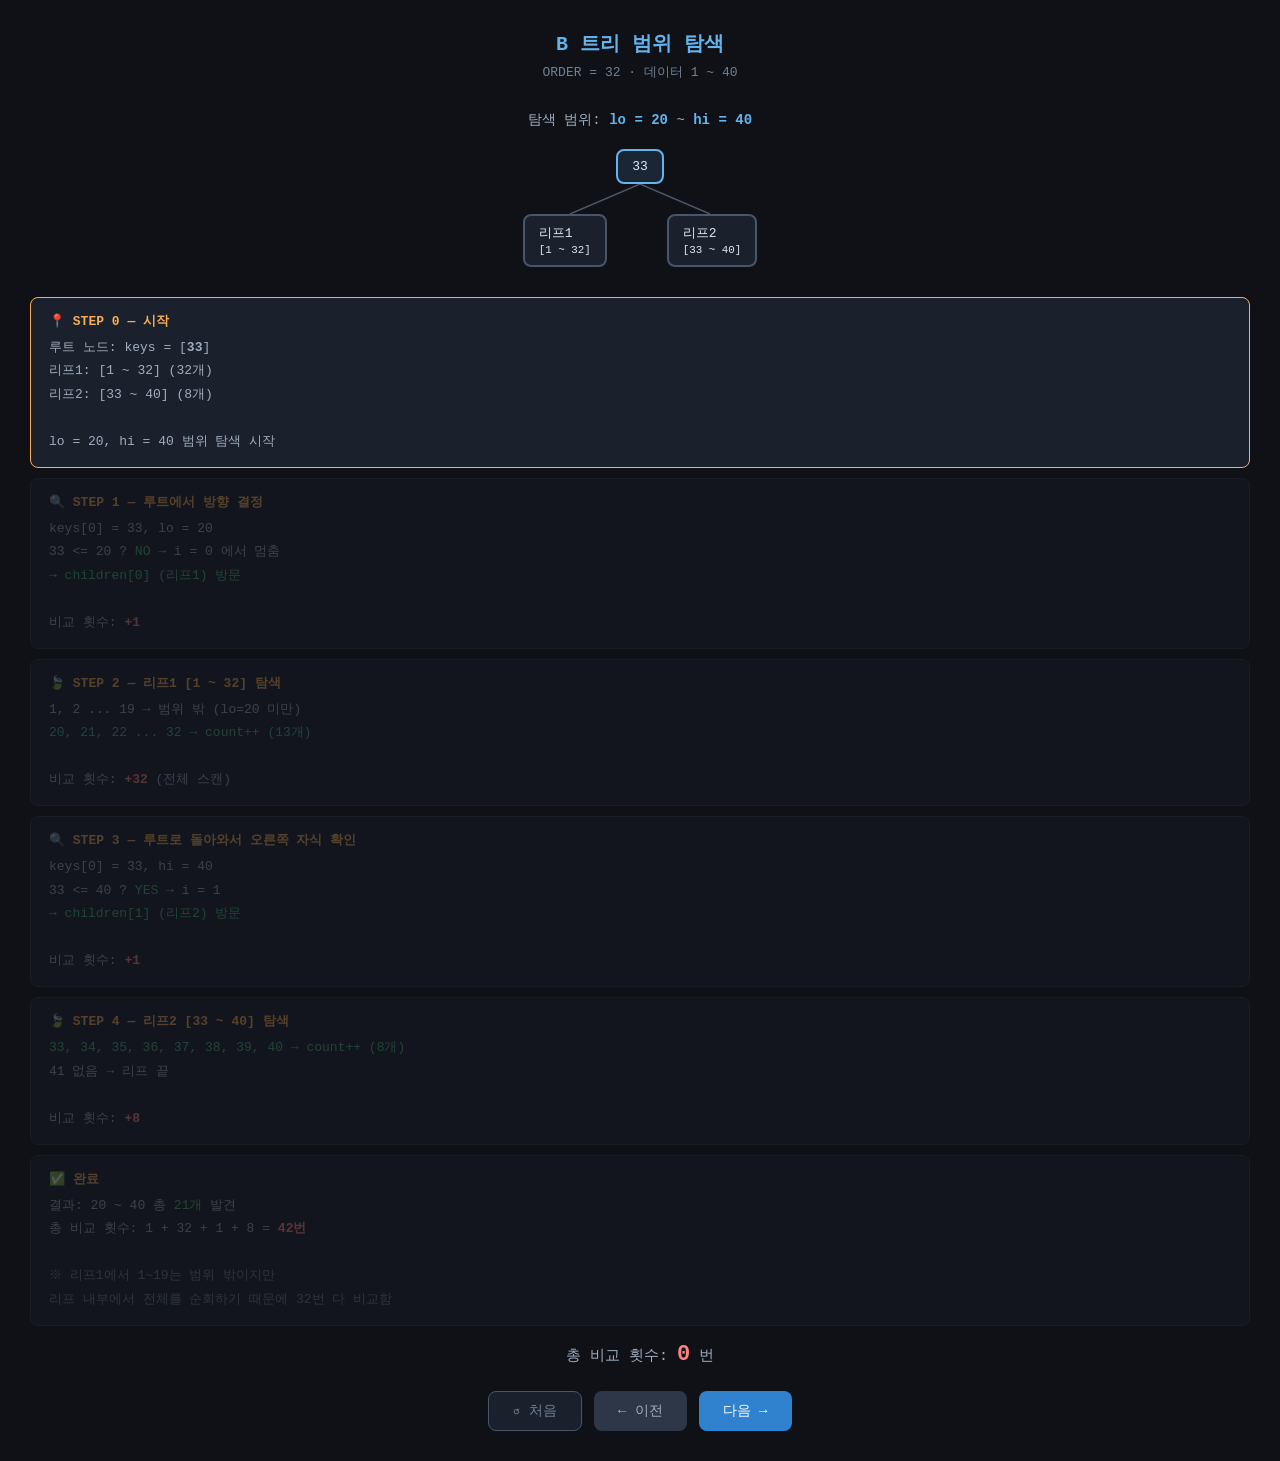
<file: docs/btree_visual.html>
<!DOCTYPE html>
<html lang="ko">
<head>
<meta charset="UTF-8">
<title>B 트리 범위 탐색 시각화</title>
<style>
  * { box-sizing: border-box; margin: 0; padding: 0; }
  body { font-family: 'Courier New', monospace; background: #0f1117; color: #e2e8f0; padding: 30px; }
  h1 { text-align: center; font-size: 20px; margin-bottom: 6px; color: #63b3ed; }
  .subtitle { text-align: center; font-size: 13px; color: #718096; margin-bottom: 30px; }

  .tree-wrap { display: flex; flex-direction: column; align-items: center; gap: 0; }

  .level { display: flex; justify-content: center; align-items: center; gap: 8px; position: relative; }

  .node {
    border: 2px solid #4a5568;
    border-radius: 8px;
    padding: 8px 14px;
    font-size: 13px;
    transition: all 0.4s ease;
    position: relative;
    background: #1a202c;
    white-space: nowrap;
  }
  .node.visited   { border-color: #f6ad55; background: #2d2010; color: #f6ad55; }
  .node.matched   { border-color: #48bb78; background: #1a2e20; color: #48bb78; }
  .node.skipped   { border-color: #4a5568; background: #1a202c; color: #4a5568; opacity: 0.4; }
  .node.root-node { border-color: #63b3ed; background: #1a2535; }

  .connector-wrap {
    display: flex;
    justify-content: center;
    height: 30px;
    position: relative;
  }
  svg.lines { position: absolute; top: 0; left: 0; width: 100%; height: 100%; overflow: visible; }

  .step-panel {
    margin-top: 30px;
    display: flex;
    flex-direction: column;
    gap: 10px;
  }
  .step {
    background: #1a202c;
    border: 1px solid #2d3748;
    border-radius: 8px;
    padding: 14px 18px;
    font-size: 13px;
    opacity: 0.3;
    transition: all 0.3s ease;
  }
  .step.active { opacity: 1; border-color: #f6ad55; }
  .step .step-title { color: #f6ad55; font-weight: bold; margin-bottom: 6px; }
  .step .step-body { color: #a0aec0; line-height: 1.8; }
  .step .highlight { color: #48bb78; }
  .step .skip { color: #718096; text-decoration: line-through; }
  .step .count { color: #fc8181; font-weight: bold; }

  .controls {
    display: flex;
    justify-content: center;
    gap: 12px;
    margin-top: 24px;
  }
  button {
    padding: 10px 24px;
    border-radius: 8px;
    border: none;
    font-size: 14px;
    cursor: pointer;
    font-family: inherit;
    transition: all 0.2s;
  }
  #prevBtn { background: #2d3748; color: #a0aec0; }
  #nextBtn { background: #3182ce; color: white; }
  #prevBtn:hover { background: #4a5568; }
  #nextBtn:hover { background: #2b6cb0; }
  #resetBtn { background: #1a202c; color: #718096; border: 1px solid #4a5568; }

  .counter {
    text-align: center;
    margin-top: 16px;
    font-size: 15px;
    color: #a0aec0;
  }
  .counter span { color: #fc8181; font-size: 22px; font-weight: bold; }

  .range-info {
    text-align: center;
    margin-bottom: 20px;
    font-size: 14px;
    color: #a0aec0;
  }
  .range-info b { color: #63b3ed; }
</style>
</head>
<body>

<h1>B 트리 범위 탐색</h1>
<p class="subtitle">ORDER = 32 · 데이터 1 ~ 40</p>

<div class="range-info">탐색 범위: <b>lo = 20</b> ~ <b>hi = 40</b></div>

<!-- 트리 시각화 -->
<div class="tree-wrap">

  <!-- 루트 -->
  <div class="level">
    <div class="node root-node" id="n-root">33</div>
  </div>

  <div style="height:30px; display:flex; align-items:center; justify-content:center;">
    <svg width="300" height="30">
      <line x1="150" y1="0" x2="80"  y2="30" stroke="#4a5568" stroke-width="1.5"/>
      <line x1="150" y1="0" x2="220" y2="30" stroke="#4a5568" stroke-width="1.5"/>
    </svg>
  </div>

  <!-- 레벨 1 내부노드 (사실상 이 예시에선 루트 바로 아래가 리프) -->
  <div class="level" style="gap: 60px;">
    <div class="node" id="n-left">리프1<br><small>[1 ~ 32]</small></div>
    <div class="node" id="n-right">리프2<br><small>[33 ~ 40]</small></div>
  </div>

</div>

<!-- 단계 설명 -->
<div class="step-panel">

  <div class="step" id="s0">
    <div class="step-title">📍 STEP 0 — 시작</div>
    <div class="step-body">
      루트 노드: keys = [<b>33</b>]<br>
      리프1: [1 ~ 32] (32개)<br>
      리프2: [33 ~ 40] (8개)<br><br>
      lo = 20, hi = 40 범위 탐색 시작
    </div>
  </div>

  <div class="step" id="s1">
    <div class="step-title">🔍 STEP 1 — 루트에서 방향 결정</div>
    <div class="step-body">
      keys[0] = 33, lo = 20<br>
      33 &lt;= 20 ? <span class="highlight">NO</span> → i = 0 에서 멈춤<br>
      → <span class="highlight">children[0] (리프1) 방문</span><br><br>
      비교 횟수: <span class="count">+1</span>
    </div>
  </div>

  <div class="step" id="s2">
    <div class="step-title">🍃 STEP 2 — 리프1 [1 ~ 32] 탐색</div>
    <div class="step-body">
      1, 2 ... 19 → 범위 밖 (lo=20 미만)<br>
      <span class="highlight">20, 21, 22 ... 32 → count++ (13개)</span><br><br>
      비교 횟수: <span class="count">+32</span> (전체 스캔)
    </div>
  </div>

  <div class="step" id="s3">
    <div class="step-title">🔍 STEP 3 — 루트로 돌아와서 오른쪽 자식 확인</div>
    <div class="step-body">
      keys[0] = 33, hi = 40<br>
      33 &lt;= 40 ? <span class="highlight">YES</span> → i = 1<br>
      → <span class="highlight">children[1] (리프2) 방문</span><br><br>
      비교 횟수: <span class="count">+1</span>
    </div>
  </div>

  <div class="step" id="s4">
    <div class="step-title">🍃 STEP 4 — 리프2 [33 ~ 40] 탐색</div>
    <div class="step-body">
      <span class="highlight">33, 34, 35, 36, 37, 38, 39, 40 → count++ (8개)</span><br>
      41 없음 → 리프 끝<br><br>
      비교 횟수: <span class="count">+8</span>
    </div>
  </div>

  <div class="step" id="s5">
    <div class="step-title">✅ 완료</div>
    <div class="step-body">
      결과: 20 ~ 40 총 <span class="highlight">21개</span> 발견<br>
      총 비교 횟수: 1 + 32 + 1 + 8 = <span class="count">42번</span><br><br>
      <span style="color:#718096">※ 리프1에서 1~19는 범위 밖이지만<br>
      리프 내부에서 전체를 순회하기 때문에 32번 다 비교함</span>
    </div>
  </div>

</div>

<div class="counter">총 비교 횟수: <span id="cnt">0</span> 번</div>

<div class="controls">
  <button id="resetBtn" onclick="reset()">↺ 처음</button>
  <button id="prevBtn" onclick="prev()">← 이전</button>
  <button id="nextBtn" onclick="next()">다음 →</button>
</div>

<script>
  const steps = [
    {
      active: ['s0'],
      nodes: { root: '', left: '', right: '' },
      count: 0
    },
    {
      active: ['s0','s1'],
      nodes: { root: 'visited', left: '', right: '' },
      count: 1
    },
    {
      active: ['s0','s1','s2'],
      nodes: { root: 'visited', left: 'visited', right: '' },
      count: 33
    },
    {
      active: ['s0','s1','s2','s3'],
      nodes: { root: 'visited', left: 'matched', right: '' },
      count: 34
    },
    {
      active: ['s0','s1','s2','s3','s4'],
      nodes: { root: 'visited', left: 'matched', right: 'visited' },
      count: 42
    },
    {
      active: ['s0','s1','s2','s3','s4','s5'],
      nodes: { root: 'visited', left: 'matched', right: 'matched' },
      count: 42
    },
  ];

  let cur = 0;

  function render() {
    const s = steps[cur];

    // 노드 상태
    const nodeMap = { root: 'n-root', left: 'n-left', right: 'n-right' };
    for (const [key, cls] of Object.entries(s.nodes)) {
      const el = document.getElementById(nodeMap[key]);
      el.className = 'node ' + cls;
      if (key === 'root') el.classList.add('root-node');
    }

    // 스텝 활성화
    document.querySelectorAll('.step').forEach(el => el.classList.remove('active'));
    s.active.forEach(id => document.getElementById(id).classList.add('active'));

    // 카운터
    document.getElementById('cnt').textContent = s.count;

    document.getElementById('prevBtn').disabled = cur === 0;
    document.getElementById('nextBtn').disabled = cur === steps.length - 1;
  }

  function next()  { if (cur < steps.length - 1) { cur++; render(); } }
  function prev()  { if (cur > 0) { cur--; render(); } }
  function reset() { cur = 0; render(); }

  render();
</script>
</body>
</html>
</file>
<file: web/css/styles.css>
:root {
  --bg: #1f1e1c;
  --bg-elev: #292825;
  --bg-soft: #33322f;
  --line: rgba(255, 255, 255, 0.12);
  --text: #f1efe9;
  --muted: #b8b1a3;
  --violet: #7d73e7;
  --violet-soft: #d9d6ff;
  --mint: #d9f0e9;
  --green: #2d8d62;
  --shadow: 0 24px 60px rgba(0, 0, 0, 0.28);
}

* {
  box-sizing: border-box;
}

html, body {
  margin: 0;
  min-height: 100%;
}

body {
  font-family: "Segoe UI", "Apple SD Gothic Neo", sans-serif;
  color: var(--text);
  background:
    radial-gradient(circle at top left, rgba(125, 115, 231, 0.12), transparent 28%),
    linear-gradient(180deg, #242321 0%, var(--bg) 100%);
}

button, select, input {
  font: inherit;
}

.page-shell {
  width: min(1120px, calc(100% - 32px));
  margin: 0 auto;
  padding: 28px 0 40px;
}

.topbar,
.hero-grid,
.results-grid,
.control-row,
.mode-tabs,
.section-head,
.card-head,
.metric-row {
  display: flex;
}

.topbar,
.control-row,
.section-head,
.card-head,
.metric-row {
  align-items: center;
  justify-content: space-between;
}

.hero-grid,
.results-grid {
  gap: 16px;
}

.hero-grid,
.results-grid {
  margin-top: 18px;
}

.hero-grid {
  display: grid;
  grid-template-columns: repeat(3, minmax(0, 1fr));
}

.results-grid {
  display: grid;
  grid-template-columns: repeat(3, minmax(0, 1fr));
}

.brand {
  display: flex;
  align-items: center;
  gap: 14px;
}

.brand h1,
.section-head h2,
.card-head h3 {
  margin: 0;
}

.brand p,
.eyebrow,
.stat-card p,
.section-head p,
.status,
.caption {
  margin: 0;
}

.brand p,
.eyebrow,
.stat-card p,
.section-head p,
.metric-row span,
.caption {
  color: var(--muted);
}

.brand h1 {
  font-size: 2.15rem;
  line-height: 1.05;
}

.brand p {
  margin-top: 4px;
  font-size: 1.05rem;
}

.eyebrow {
  font-size: 0.95rem;
  font-weight: 700;
  letter-spacing: 0.03em;
}

.brand-mark {
  width: 50px;
  height: 50px;
  border-radius: 14px;
  background: linear-gradient(180deg, #7f78ea, #6259d4);
  display: grid;
  place-items: center;
  grid-template-columns: repeat(3, 4px);
  gap: 4px;
  padding-top: 8px;
  box-shadow: var(--shadow);
}

.brand-mark span {
  display: block;
  width: 4px;
  background: white;
  border-radius: 999px;
}

.brand-mark span:nth-child(1) { height: 12px; }
.brand-mark span:nth-child(2) { height: 18px; }
.brand-mark span:nth-child(3) { height: 24px; }

.panel,
.stat-card {
  border: 1px solid var(--line);
  background: rgba(51, 50, 47, 0.74);
  backdrop-filter: blur(10px);
  border-radius: 20px;
  box-shadow: var(--shadow);
}

.stat-card {
  padding: 20px 22px;
}

.stat-card strong {
  display: block;
  margin-top: 10px;
  font-size: 2rem;
  color: var(--violet);
}

.controls,
.table-panel,
.result-card {
  padding: 24px;
}

.controls {
  margin-top: 28px;
}

.section-head h2 {
  font-size: 1.8rem;
}

.control-row {
  gap: 14px;
  margin-top: 18px;
}

.select-wrap select,
.id-input,
.mode-tab,
.run-btn,
.caption {
  border: 1px solid rgba(255, 255, 255, 0.16);
  background: rgba(35, 34, 32, 0.72);
}

.select-wrap {
  width: 100%;
}

.select-wrap select {
  width: 100%;
  color: var(--text);
  border-radius: 14px;
  padding: 16px 18px;
  appearance: none;
}

.control-right {
  flex: 1;
  display: flex;
  flex-direction: column;
  gap: 10px;
}

.mode-tabs {
  gap: 12px;
  margin-top: 14px;
  flex-wrap: wrap;
}

.id-input-wrap {
  width: 100%;
}

/* 범위 탐색 lo/hi 입력 박스 — 두 칸 나란히 배치 */
.range-input-wrap {
  width: 100%;
  display: flex;
  gap: 10px;
}

.range-input-wrap .id-input {
  flex: 1;
}

.id-input {
  width: 100%;
  color: var(--text);
  border-radius: 14px;
  padding: 16px 18px;
  transition: border-color 160ms ease, box-shadow 160ms ease;
}

.id-input::placeholder {
  color: var(--muted);
}

.id-input:focus {
  outline: none;
  border-color: rgba(125, 115, 231, 0.68);
  box-shadow: 0 0 0 1px rgba(125, 115, 231, 0.25);
}

.id-input::-webkit-outer-spin-button,
.id-input::-webkit-inner-spin-button {
  -webkit-appearance: none;
  margin: 0;
}

.id-input[type=number] {
  -moz-appearance: textfield;
}

.mode-tab,
.run-btn {
  color: var(--text);
  border-radius: 14px;
  padding: 14px 20px;
  cursor: pointer;
  transition: transform 160ms ease, border-color 160ms ease, background 160ms ease;
}

.mode-tab:hover,
.run-btn:hover {
  transform: translateY(-1px);
}

.mode-tab.active {
  border-color: rgba(125, 115, 231, 0.68);
  background: rgba(125, 115, 231, 0.14);
}

.run-btn {
  width: 100%;
  margin-top: 16px;
  font-size: 1.15rem;
  font-weight: 700;
}

.run-btn.loading {
  opacity: 0.6;
  cursor: not-allowed;
}

.result-card.highlight {
  border-color: rgba(125, 115, 231, 0.72);
  box-shadow: 0 0 0 1px rgba(125, 115, 231, 0.4), var(--shadow);
}

.pill {
  padding: 6px 12px;
  border-radius: 999px;
  background: rgba(255, 255, 255, 0.9);
  color: #6a6862;
  font-weight: 700;
}

.pill.mint {
  background: var(--mint);
  color: #376d5d;
}

.pill.violet {
  background: #f0eeff;
  color: #5c57d9;
}

.metric-row {
  margin-top: 14px;
  font-size: 1.05rem;
}

.metric-row strong {
  font-size: 1.1rem;
}

.progress-track {
  height: 12px;
  background: #1d1c1a;
  border-radius: 999px;
  overflow: hidden;
  margin-top: 16px;
}

.progress-track span {
  display: block;
  height: 100%;
  border-radius: inherit;
}

#linear-bar { width: 100%; background: #8d8a82; }
#btree-bar { width: 28%; background: #55b189; }
#bptree-bar { width: 18%; background: var(--violet); }

.status {
  margin-top: 14px;
  color: var(--green);
  font-weight: 700;
}

.caption {
  margin-top: 12px;
  padding: 14px 16px;
  border-radius: 14px;
  font-weight: 600;
}

.table-panel {
  margin-top: 24px;
}

.table-wrap {
  overflow-x: auto;
  margin-top: 18px;
}

.table-pagination {
  display: flex;
  align-items: center;
  justify-content: flex-end;
  gap: 12px;
  margin-top: 18px;
}

.table-pagination p {
  margin: 0;
  color: var(--muted);
  font-weight: 600;
}

.page-btn {
  color: var(--text);
  border: 1px solid rgba(255, 255, 255, 0.16);
  background: rgba(35, 34, 32, 0.72);
  border-radius: 12px;
  padding: 10px 14px;
  cursor: pointer;
  transition: transform 160ms ease, border-color 160ms ease, opacity 160ms ease;
}

.page-btn:hover:not(:disabled) {
  transform: translateY(-1px);
  border-color: rgba(125, 115, 231, 0.48);
}

.page-btn:disabled {
  opacity: 0.45;
  cursor: not-allowed;
}

table {
  width: 100%;
  border-collapse: collapse;
}

th,
td {
  padding: 14px 12px;
  text-align: left;
  border-bottom: 1px solid rgba(255, 255, 255, 0.1);
}

th {
  color: var(--muted);
  font-size: 0.95rem;
}

tbody tr:hover {
  background: rgba(255, 255, 255, 0.03);
}

.player-name {
  display: flex;
  align-items: center;
  font-weight: 700;
}

.tier-badge {
  display: inline-flex;
  align-items: center;
  justify-content: center;
  min-width: 58px;
  padding: 6px 10px;
  border-radius: 10px;
  background: #ecebfb;
  color: #446bb3;
  font-weight: 800;
}

@media (max-width: 900px) {
  .hero-grid,
  .results-grid {
    grid-template-columns: 1fr;
  }

  .topbar {
    gap: 16px;
    align-items: flex-start;
    flex-direction: column;
  }
}

@media (max-width: 640px) {
  .page-shell {
    width: min(100% - 20px, 1120px);
    padding-top: 18px;
  }

  .brand h1 {
    font-size: 1.75rem;
  }

  .section-head h2 {
    font-size: 1.45rem;
  }

  .controls,
  .table-panel,
  .result-card,
  .stat-card {
    padding: 18px;
  }

  .table-pagination {
    justify-content: space-between;
  }
}
</file>
